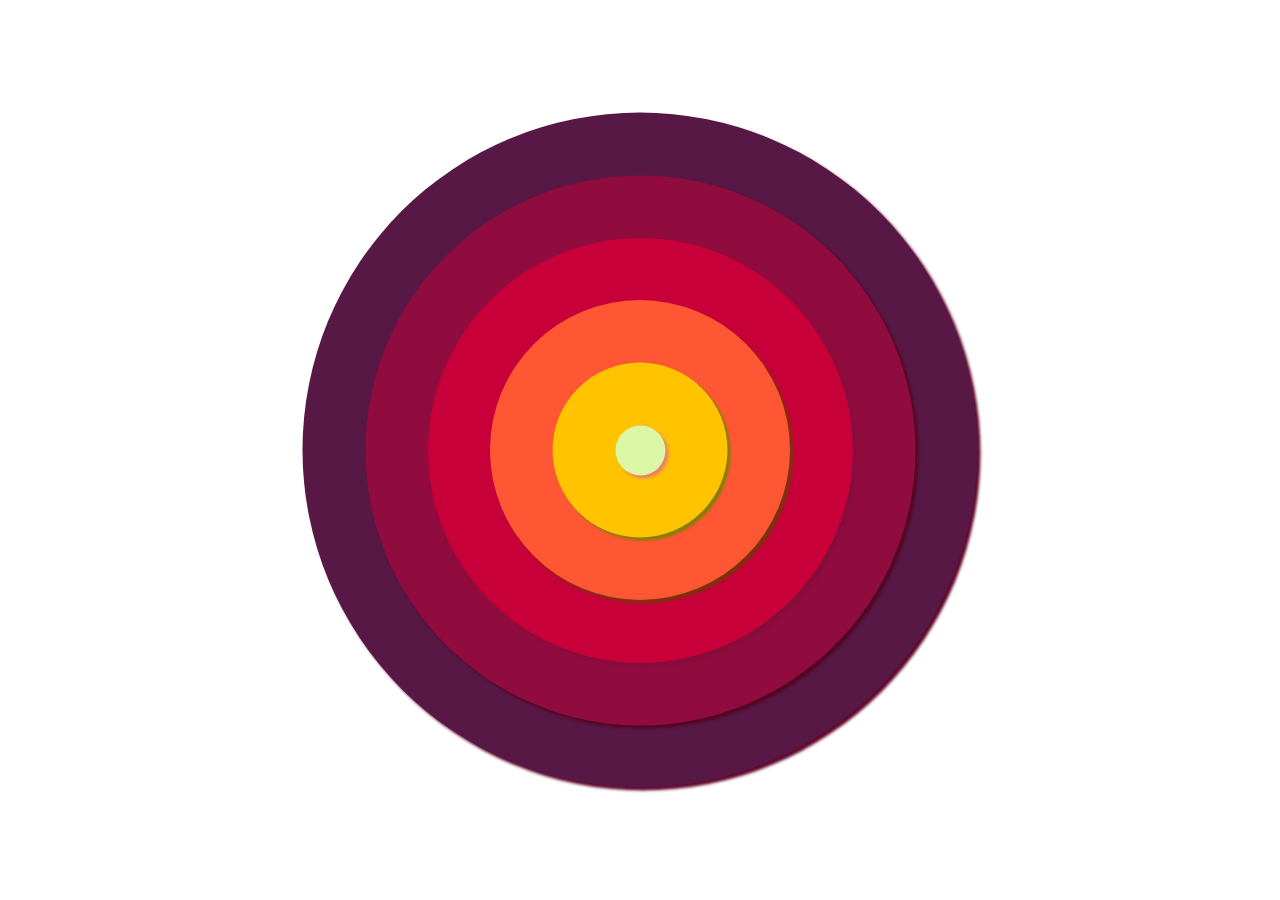
<file: lab2/index.html>
<!DOCTYPE html>
<html>
<head>
	<title>Circles</title>
	<link rel="stylesheet" type="text/css" href="style.css">
</head>
<body>
	<span class="circle6">
		<span class="circle5">
			<span class="circle4">
				<span class="circle3">
					<span class="circle2">
						<span class="circle1"></span>
					</span>
				</span>
			</span>
		</span>
	</span>
</body>
</html>
</file>
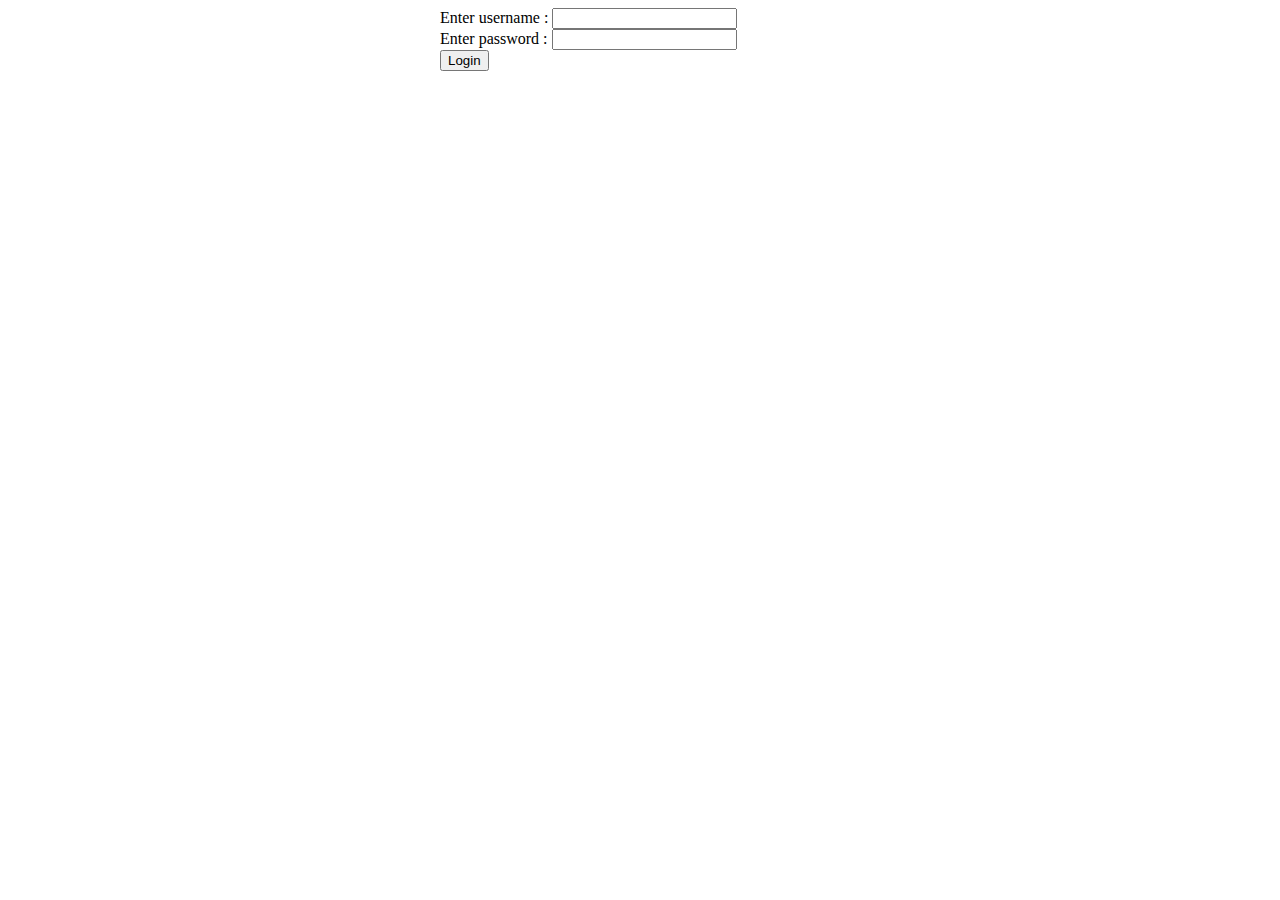
<file: lab jsp/out/artifacts/lab_8_war_exploded/WEB-INF/lib/web/index.html>
<!DOCTYPE html>

<html>
<head>
    <meta charset="UTF-8">
    <title>Insert title here</title>
    <style>
        form {
            margin-left: auto;
            margin-right: auto;
            width: 400px;
        }
    </style>
</head>
<body>
<form action="LoginController" method="post">
    Enter username : <input type="text" name="username"> <BR>
    Enter password : <input type="password" name="password"> <BR>
    <input type="submit" value="Login"/>
</form>
</body></html>
</file>
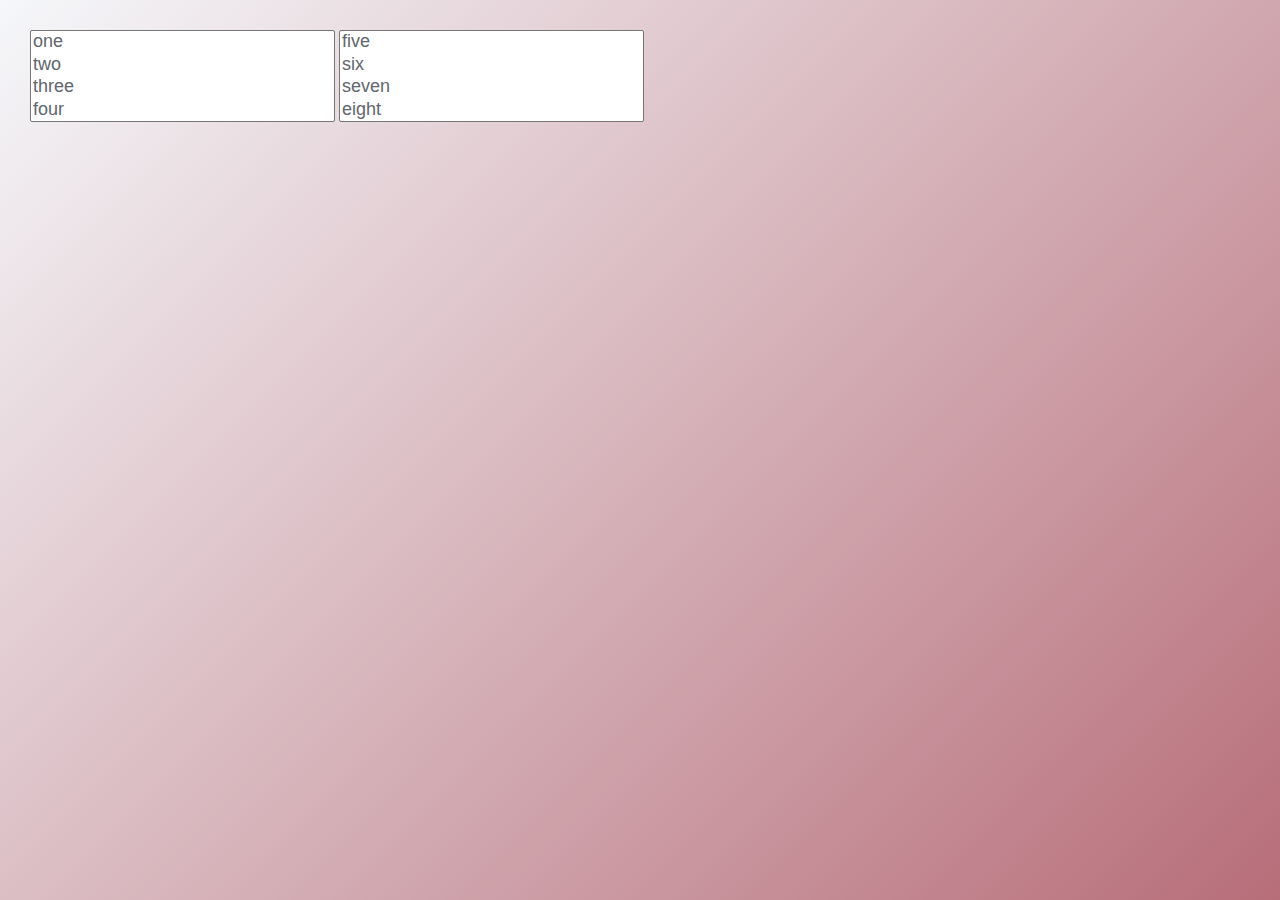
<file: lab js/lab.html>
<!DOCTYPE html>
<html>
<head>
    <title>Javascript</title>
    <link rel="stylesheet" type="text/css" media="screen" href="style.css" />
    <script src="script.js"></script>
</head>
<body>
    <div>
        <select multiple id="select-box1" ondblclick="moveElement(this, 'select-box2')">
            <option>one</option>
            <option>two</option>
            <option>three</option>
            <option>four</option>
        </select>
        <select multiple id="select-box2" ondblclick="moveElement(this, 'select-box1')">
            <option>five</option>
            <option>six</option>
            <option>seven</option>
            <option>eight</option>
        </select>
    </div>
</body>
</html>
</file>
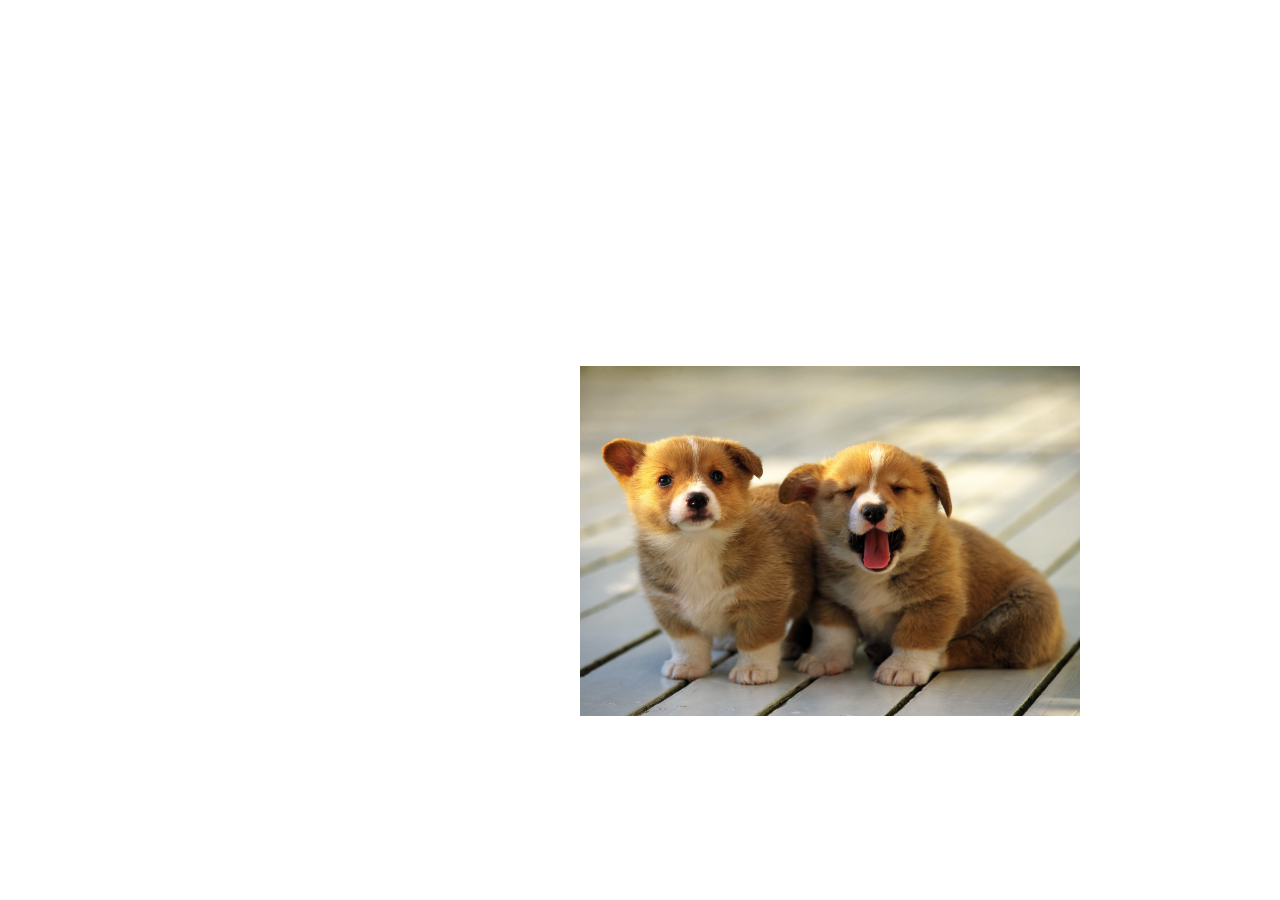
<file: lab2/screen.html>
<!DOCTYPE html>
<html>
<head>
	<title></title>
	<link rel="stylesheet" type="text/css" href="style2.css">
</head>
<body>
	<div class="outer">
		<div class="inner1">
			<figure>
				<img src="image1.jpg" id="photo">
			</figure>
		</div>
		<div class="inner2">
			<figure>
				<img src="image2.jpg" id="photo">
			</figure>
		</div>
		<div class="inner3">
			<figure>
				<img src="image3.jpg" id="photo">
			</figure>
		</div>
		<div class="inner4">
			<figure>
				<img src="image4.jpg" id="photo">
			</figure>
		</div>
	</div>
</body>
</html>
</file>
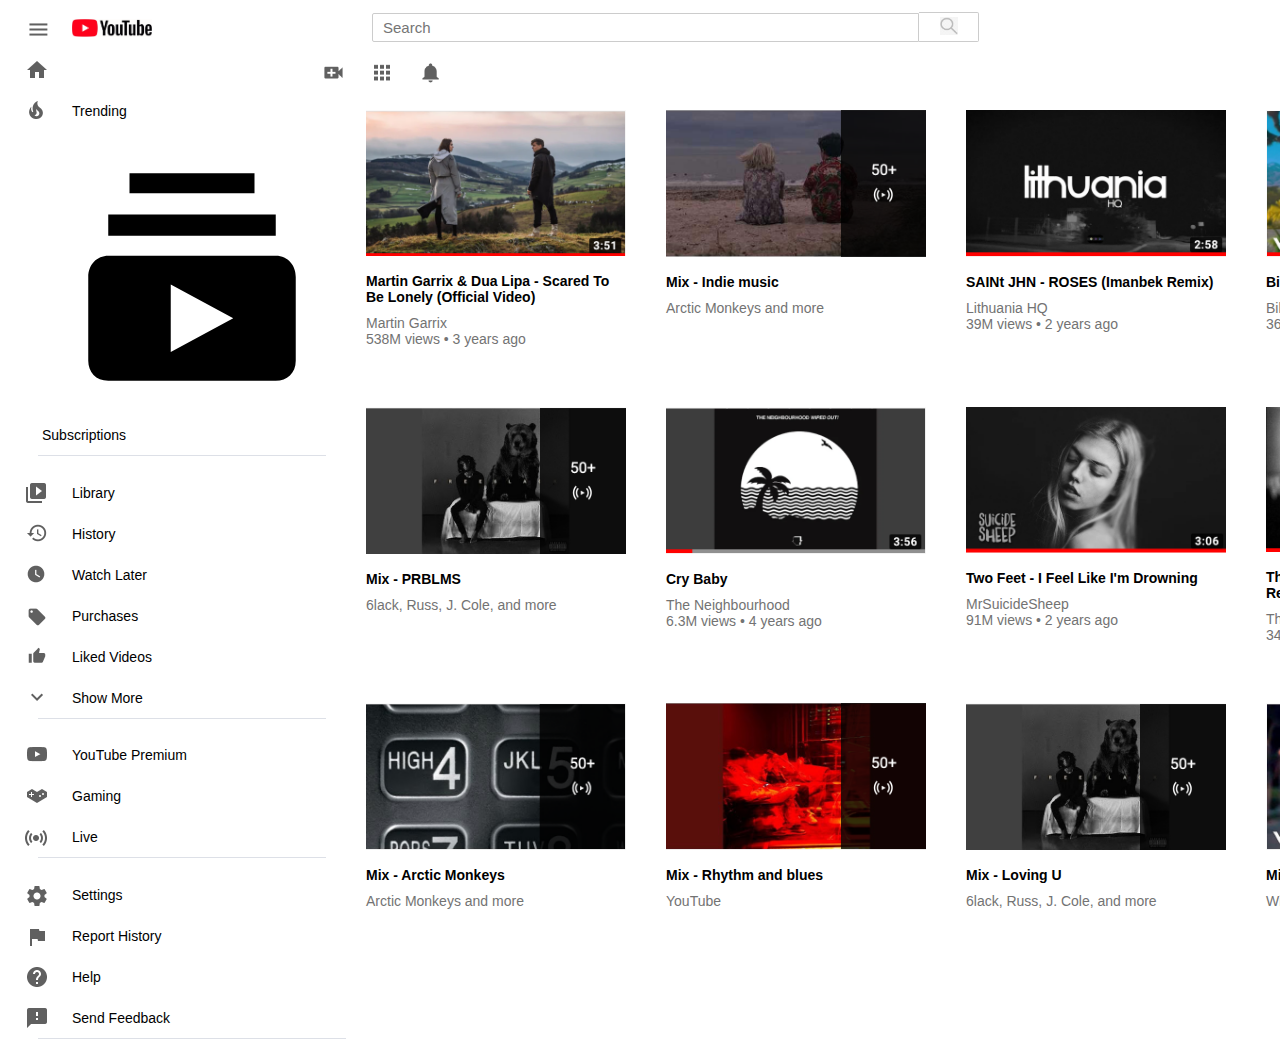
<file: lab3/youtube.html>
<!DOCTYPE html>
<html>
<head>
	<title> YouTube </title>
	<link rel="icon" href="images/icon.jpg" type="image/icon type">
	<link rel="stylesheet" type="text/css" href="style.css">
</head>
<body>
	<div class="navbar">
		<ul>
		<li> <img src="images/burger.png" class="burger"> </li>
		<li> <img src="images/logo.png" class="logo"> </li>
	  	<li> <div class="search">
			  <input type="text" placeholder="Search">
			  <button> <img src="images/search.png"> </button>
			</div>
      	</li>
      	<li> <img src="images/tools.png" class="tools"> </li>
	  	</ul>
	</div>

	<div class="column">

		<div class="side-list">
		    <ul style="list-style-type:none;">
		   		<li><img src="images/home.png">Home</li>
		   		<li><img src="images/trending.png">Trending</li>
		   		<li><svg viewBox="0 0 24 24" preserveAspectRatio="xMidYMid meet" focusable="false" class="style-scope yt-icon" style="pointer-events: none; display: block; width: 100%; height: 100%;"><g class="style-scope yt-icon">
        <path d="M18.7 8.7H5.3V7h13.4v1.7zm-1.7-5H7v1.6h10V3.7zm3.3 8.3v6.7c0 1-.7 1.6-1.6 1.6H5.3c-1 0-1.6-.7-1.6-1.6V12c0-1 .7-1.7 1.6-1.7h13.4c1 0 1.6.8 1.6 1.7zm-5 3.3l-5-2.7V18l5-2.7z" class="style-scope yt-icon"></path>
      </g></svg>Subscriptions</li>
		   		<hr>
		   		<li><img src="images/library.png">Library</li>
		   		<li><img src="images/history.png">History</li>
		   		<li><img src="images/watch_later.png">Watch Later</li>
		   		<li><img src="images/purchases.png">Purchases</li>
		   		<li><img src="images/liked_videos.png">Liked Videos</li>
		   		<li><img src="images/more.png">Show More</li>
		   		<hr>
		   		<li><img src="images/premium.png">YouTube Premium</li>
		   		<li><img src="images/gaming.png">Gaming</li>
		   		<li><img src="images/live.png">Live</li>
		   		<hr>
		   		<li><img src="images/setting.png">Settings</li>
		   		<li><img src="images/report.png">Report History</li>
		   		<li><img src="images/help.png">Help</li>
		   		<li><img src="images/feedback.png">Send Feedback</li>
		   		<hr>
			</ul>
		</div>

		<div class="grid">
			<div class="grid-item">
				<figure>
					<img src="images/item1.png">
					<figcaption class="title">Martin Garrix & Dua Lipa - Scared To Be Lonely (Official Video)</figcaption>
					<figure>
						<figcaption class="subtitle">Martin Garrix<br>538M views • 3 years ago</figcaption>
					</figure>
				</figure>
			</div>
			<div class="grid-item">
				<figure>
					<img src="images/item2.png">
					<figcaption class="title">Mix - Indie music</figcaption>
					<figure>
						<figcaption class="subtitle">Arctic Monkeys and more</figcaption>
					</figure>
				</figure>
			</div>
		    <div class="grid-item">
		    	<figure>
					<img src="images/item3.png">
					<figcaption class="title">SAINt JHN - ROSES (Imanbek Remix)</figcaption>
					<figure>
						<figcaption class="subtitle">Lithuania HQ<br>39M views • 2 years ago</figcaption>
					</figure>
				</figure>
		    </div>
		    <div class="grid-item">
				<figure>
					<img src="images/item11.png">
					<figcaption class="title">Billie Eilish - Bellyache</figcaption>
					<figure>
						<figcaption class="subtitle">Billie Eilish<br>369M views • 3 years ago</figcaption>
					</figure>
				</figure>
			</div>
		    <div class="grid-item">
		    	<figure>
					<img src="images/item4.png">
					<figcaption class="title">Mix - PRBLMS</figcaption>
					<figure>
						<figcaption class="subtitle">6lack, Russ, J. Cole, and more</figcaption>
					</figure>
				</figure>
		    </div>
		    <div class="grid-item">
				<figure>
					<img src="images/item12.png">
					<figcaption class="title">Cry Baby</figcaption>
					<figure>
						<figcaption class="subtitle">The Neighbourhood<br>6.3M views • 4 years ago</figcaption>
					</figure>
				</figure>
			</div>
		    <div class="grid-item">
				<figure>
					<img src="images/item10.png">
					<figcaption class="title">Two Feet - I Feel Like I'm Drowning</figcaption>
					<figure>
						<figcaption class="subtitle">MrSuicideSheep<br>91M views • 2 years ago</figcaption>
					</figure>
				</figure>
			</div>
			<div class="grid-item">
				<figure>
					<img src="images/item8.png">
					<figcaption class="title">The Weeknd - Prisoner ft. Lana Del Rey</figcaption>
					<figure>
						<figcaption class="subtitle">The Weeknd<br>345K views • 4 years ago</figcaption>
					</figure>
				</figure>
			</div>
			<div class="grid-item">
				<figure>
					<img src="images/item7.png">
					<figcaption class="title">Mix - Arctic Monkeys</figcaption>
					<figure>
						<figcaption class="subtitle">Arctic Monkeys and more</figcaption>
					</figure>
				</figure>
			</div>
			<div class="grid-item">
				<figure>
					<img src="images/item5.png">
					<figcaption class="title">Mix - Rhythm and blues</figcaption>
					<figure>
						<figcaption class="subtitle">YouTube</figcaption>
					</figure>
				</figure>
			</div>
			<div class="grid-item">
				<figure>
					<img src="images/item4.png">
					<figcaption class="title">Mix - Loving U</figcaption>
					<figure>
						<figcaption class="subtitle">6lack, Russ, J. Cole, and more</figcaption>
					</figure>
				</figure>
			</div>  
			<div class="grid-item">
				<figure>
					<img src="images/item9.png">
					<figcaption class="title">Mix - The Weeknd</figcaption>
					<figure>
						<figcaption class="subtitle">Wiz Khalifa, Daft Punk, Mustard, and more</figcaption>
					</figure>
				</figure>
			</div>
		</div>
	</div>
</body>
</html>
</file>
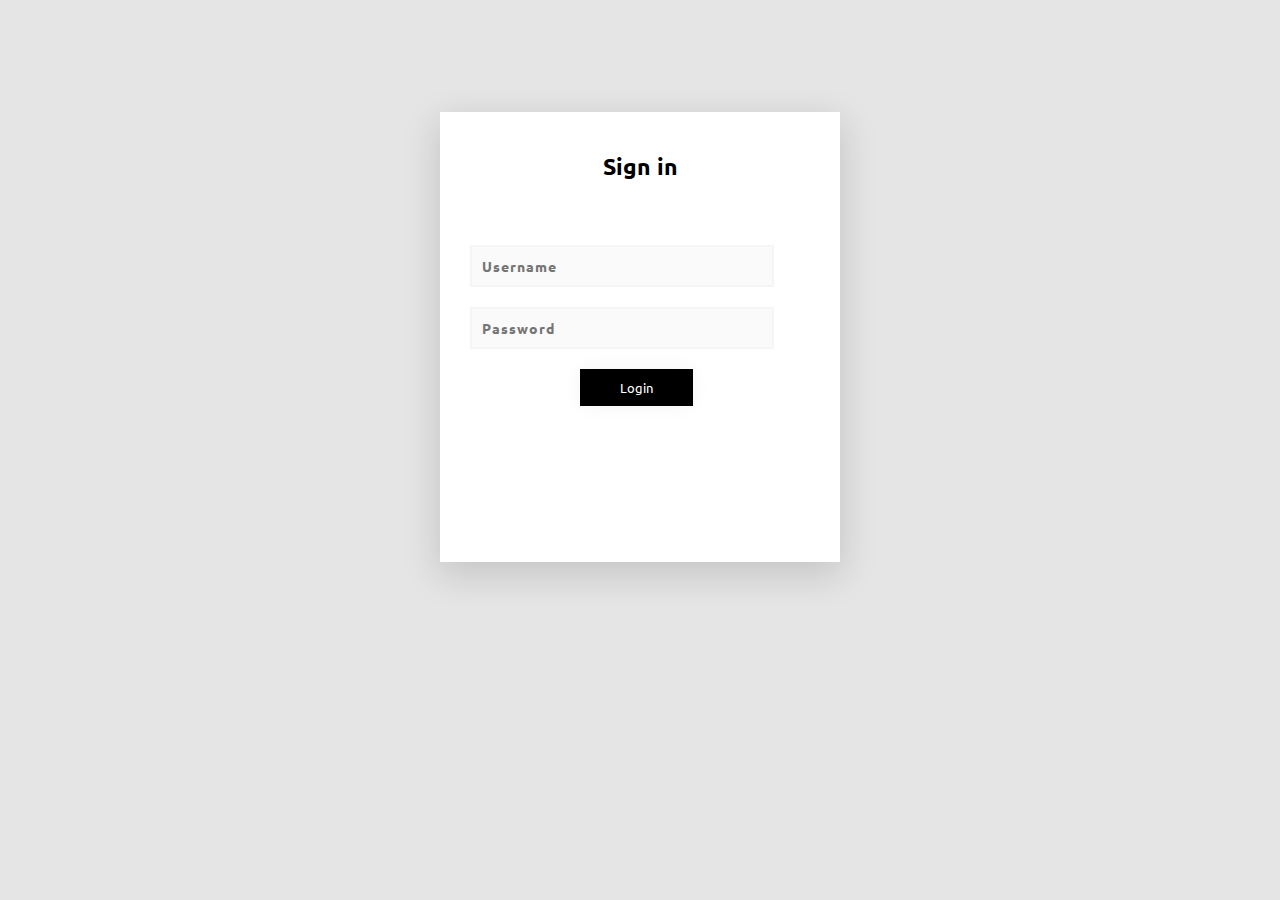
<file: exam/web/login.html>
<!DOCTYPE html>

<html>
<head>
    <meta charset="UTF-8">
    <title>Login page</title>
    <link rel="stylesheet" type="text/css" href="style.css">
    <link href="https://fonts.googleapis.com/css?family=Ubuntu" rel="stylesheet">
</head>
<body>
<div class="main">
    <p class="sign" align="center">Sign in</p>
    <form action="LoginController" method="POST" class="form1">
        <input type="text" id="field" name="username" placeholder="Username">
        <input type="password" id="field" name="password" placeholder="Password">
        <input type="submit" class="submit" value="Login"/>
    </form>
</div>
</body>
</html>
</file>
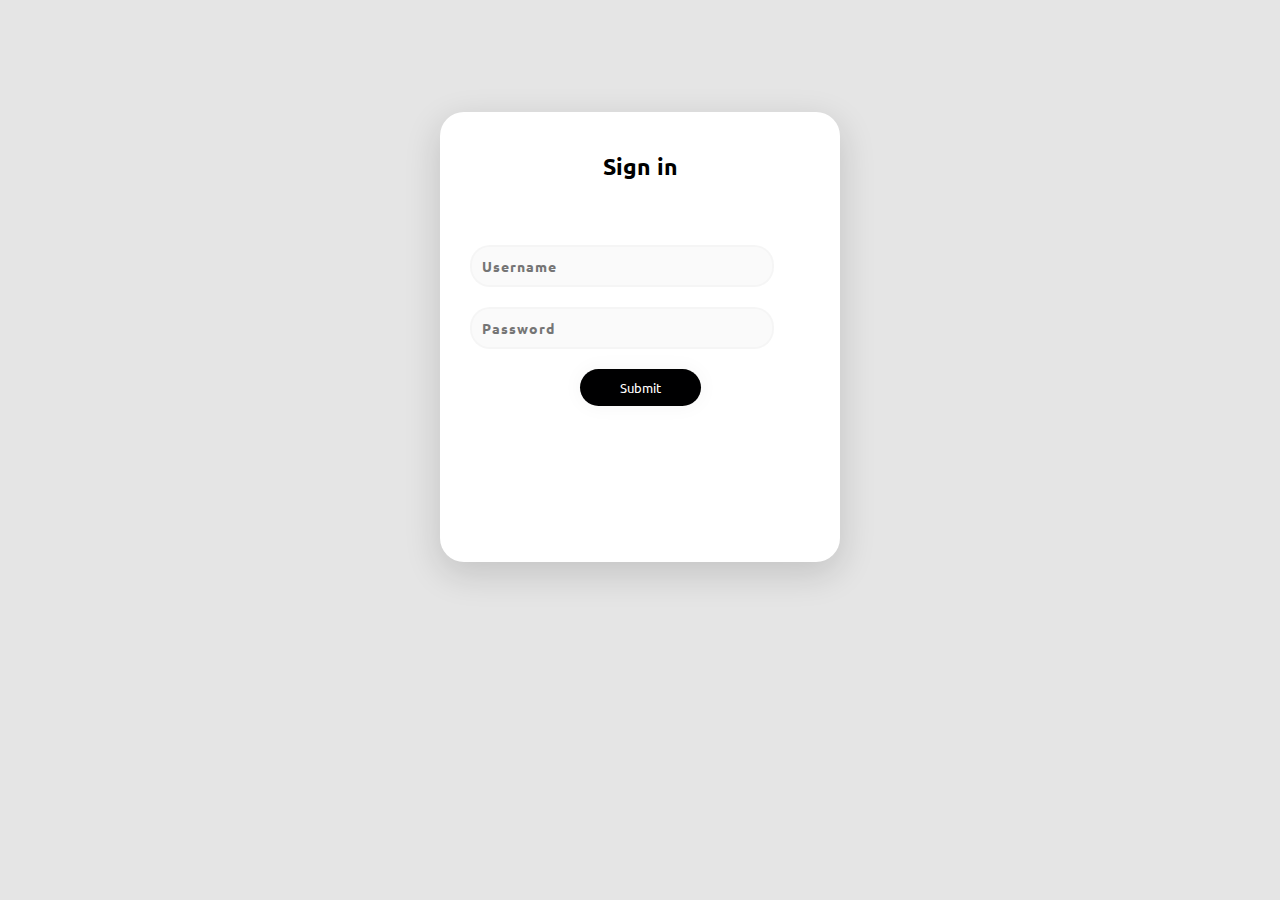
<file: lab php/html/login.html>
<!DOCTYPE html>
<html>
<head>
	<title>Login Page</title>
	<link rel="stylesheet" type="text/css" href="../style.css">
  	<link href="https://fonts.googleapis.com/css?family=Ubuntu" rel="stylesheet">
</head>
<body>
	<div class="main">
		<p class="sign" align="center">Sign in</p>
		<form action="../php/process.php" method="POST" class="form1">
				<input type="text" id="field" name="username" placeholder="Username">
				<input type="password" id="field" name="password" placeholder="Password">
				<input type="submit" class="submit">
		</form>
	</div>
</body>
</html>
</file>
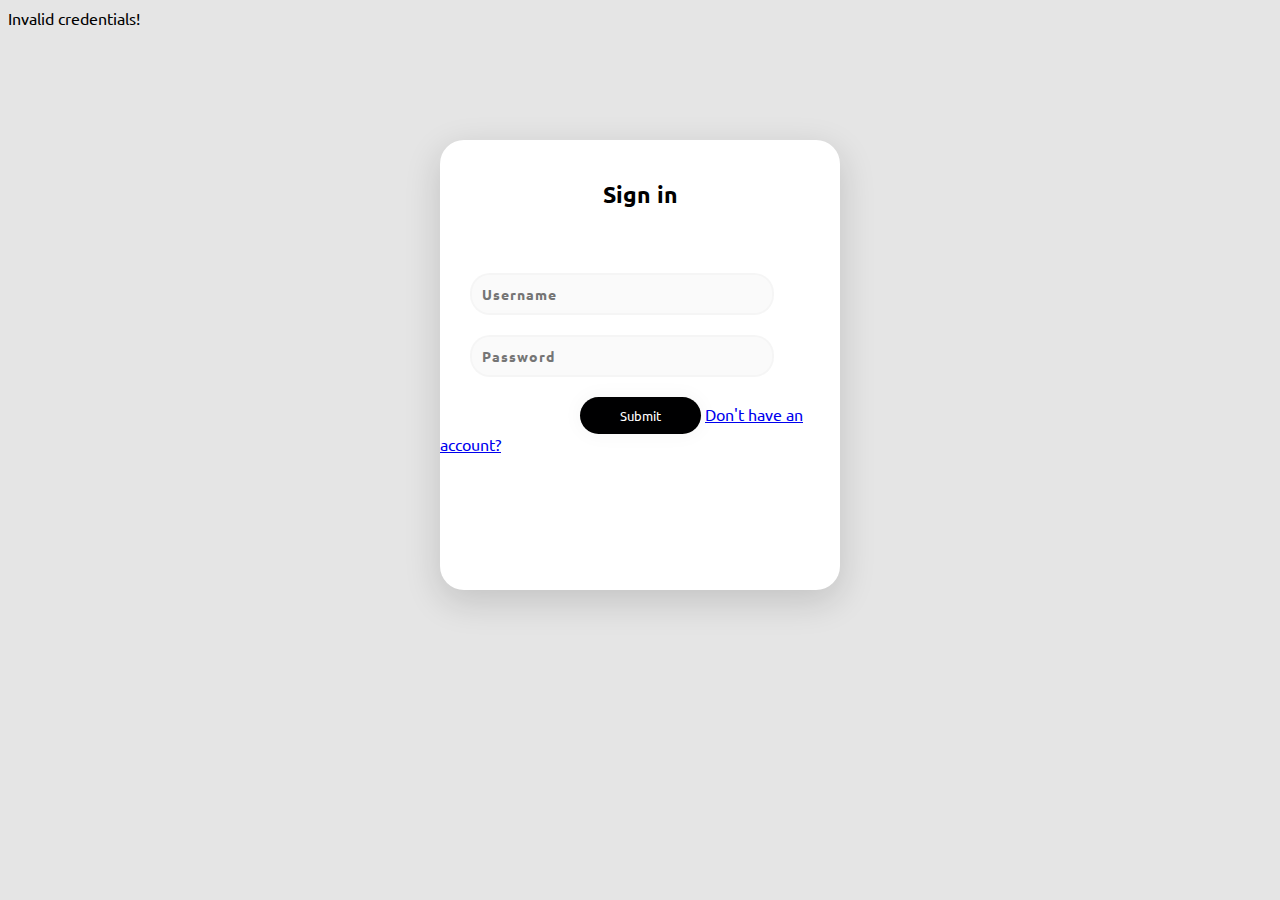
<file: lab .net/frontend/login/login.html>
<!DOCTYPE html>
<html>
<head>
	<title>Login Page</title>
	<link rel="stylesheet" type="text/css" href="style.css">
  	<link href="https://fonts.googleapis.com/css?family=Ubuntu" rel="stylesheet">
  	 <script src="script.js"></script>
</head>
<body>
	<div id="invalid-credentials-alert" class="alert alert-danger" role="alert">
            Invalid credentials!
    </div>
	<div class="main">
		<p class="sign" align="center">Sign in</p>
		<form action="" method="POST" id="login-form" class="form1">
				<input type="text" id="field" name="username" placeholder="Username">
				<input type="password" id="field" name="password" placeholder="Password">
				<input type="submit" id="submit" class="submit">
				<a class="login-link" href="../register/register.html">Don't have an account?</a>
		</form>
	</div>
</body>
</html>
</file>
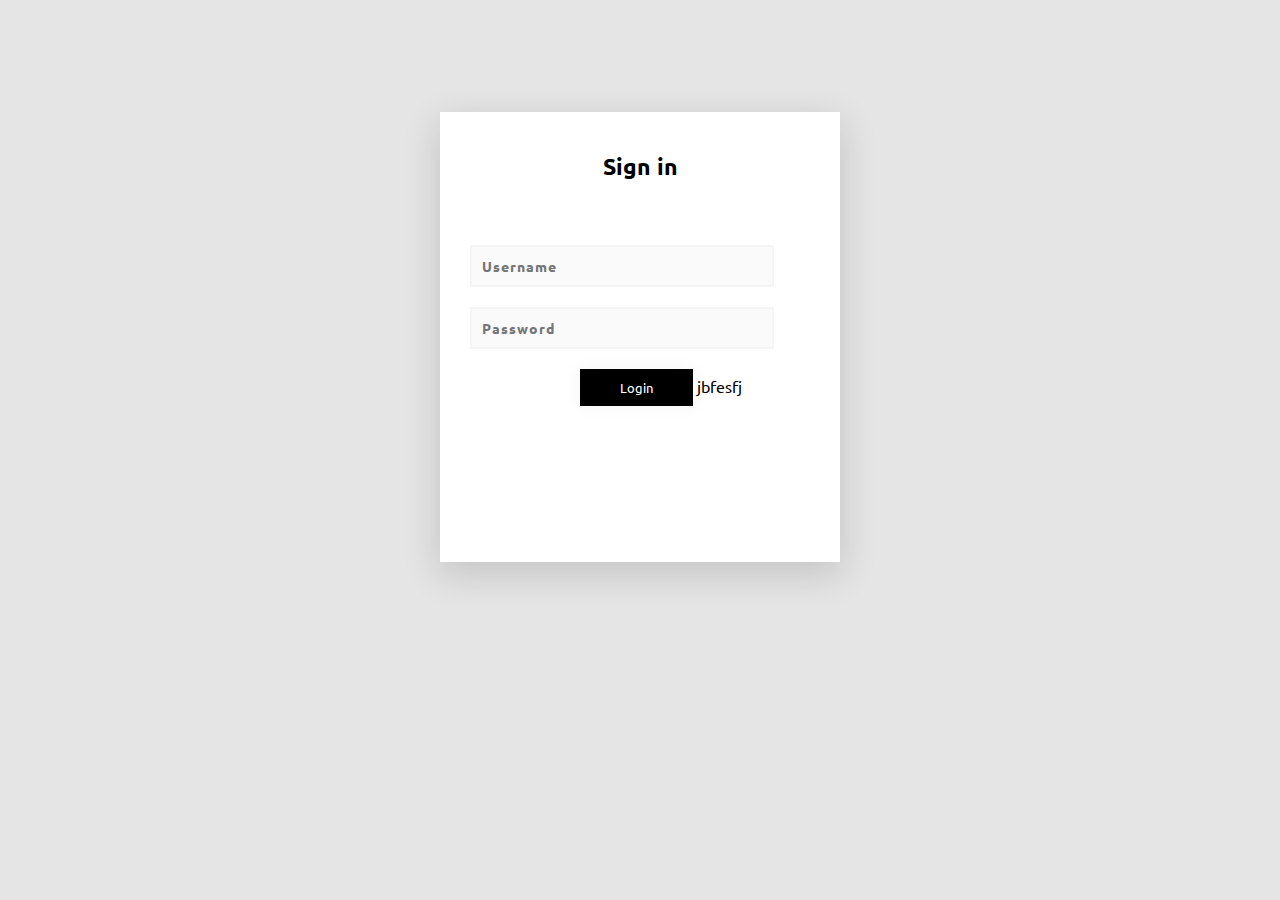
<file: lab jsp/out/artifacts/lab_8_war_exploded/index 2.html>
<!DOCTYPE html>

<html>
<head>
    <meta charset="UTF-8">
    <title>Login page</title>
    <link rel="stylesheet" type="text/css" href="style.css">
    <link href="https://fonts.googleapis.com/css?family=Ubuntu" rel="stylesheet">
</head>
<body>
<div class="main">
    <p class="sign" align="center">Sign in</p>
    <form action="LoginController" method="POST" class="form1">
        <input type="text" id="field" name="username" placeholder="Username">
        <input type="password" id="field" name="password" placeholder="Password">
        <input type="submit" class="submit" value="Login"/>
        jbfesfj
    </form>
</div>
</body>
</html>
</file>
<file: lab2/style.css>
.circle1 {
	height: 50px;
	width: 50px;
  	background-color: #DAF7A6;
  	border-radius: 50%;
  	box-shadow: 3px 3px 3px #e78267;
  	position: absolute;
  	top: 50%;
    left: 50%;
    margin-right: -50%;
    transform: translate(-50%, -50%)
}

.circle2 {
	height: 175px;
	width: 175px;
  	background-color: #FFC300;
  	border-radius: 50%;
  	box-shadow: 3px 3px 3px #808000;
  	position: absolute;
  	top: 50%;
    left: 50%;
    margin-right: -50%;
    transform: translate(-50%, -50%)
}

.circle3 {
	height: 300px;
	width: 300px;
  	background-color: #FF5733;
  	border-radius: 50%;
  	box-shadow: 3px 3px 3px #763609;
  	position: absolute;
  	top: 50%;
    left: 50%;
    margin-right: -50%;
    transform: translate(-50%, -50%)
}

.circle4 {
	height: 425px;
	width: 425px;
  	background-color: #C70039;
  	border-radius: 50%;
  	box-shadow: 3px 3px 3px #830E3A;
  	position: absolute;
  	top: 50%;
    left: 50%;
    margin-right: -50%;
    transform: translate(-50%, -50%)
}

.circle5 {
	height: 550px;
	width: 550px;
  	background-color: #900C3F;
  	border-radius: 50%;
  	box-shadow: 3px 3px 3px #520623;
  	position: absolute;
  	top: 50%;
    left: 50%;
    margin-right: -50%;
    transform: translate(-50%, -50%)
}

.circle6 {
	height: 675px;
	width: 675px;
  	background-color: #581845;
  	border-radius: 50%;
  	box-shadow: 3px 3px 3px #61072A;
  	position: absolute;
  	top: 50%;
    left: 50%;
    margin-right: -50%;
    transform: translate(-50%, -50%)
}
</file>
<file: lab js/style.css>
html,body {
  min-height: 100%;
  margin: 0;
}

body {
  padding: 30px;
  background-image: linear-gradient(135deg, #f5f7fa 0%, #B76E79 100%);
  box-sizing: border-box;
}

div select {
  position: relative;
  width: 25%;
  margin: 0 auto;
  font-family: 'Helvetica Neue', sans-serif;
  font-size: 18px;
  color: #60666d;
  
  }
</file>
<file: lab2/style2.css>
.outer {
	position: absolute;
	top: 50%;
  	left: 50%;
/*  	transform: translate(-50%, -50%);
*/}

.inner1 {
	top: 50%;
    left: 50%;
    position: absolute;
    margin-top: -100px; /* Negative half of height. */
    margin-left: -100px; /* Negative half of width. */
}

.inner2 {
    top: 50%;
    left: 50%;
    position: absolute;
    margin-top: -100px; /* Negative half of height. */
    margin-left: -100px; /* Negative half of width. */
}

.inner3 {
    top: 50%;
    left: 50%;
    position: absolute;
    margin-top: -100px; /* Negative half of height. */
    margin-left: -100px; /* Negative half of width. */
}

.inner4 {
    top: 50%;
    left: 50%;
    position: absolute;
    margin-top: -100px; /* Negative half of height. */
    margin-left: -100px; /* Negative half of width. */
}

#photo {
	width: 500px;
	height: 350px;
}


.outer:hover .inner1 {
	position: absolute;
    top: 0;
    left: 0;
    margin:auto;
}

.outer:hover .inner2 {
	position: absolute;
    bottom: 0;
    left: 0;
    top:auto;
    margin:auto;
}

.outer:hover .inner3 {
    position: absolute;
    bottom: 0;
    right: 0;
    top:auto;
    left:auto;
    margin:auto;
}

.outer:hover .inner4 {
    position: absolute;
    top:0;
    right:0;    
    left:auto;
    margin: auto;
}
</file>
<file: lab3/style.css>
#icon {
	width: 3px;
	height: 1px;
}

.navbar {
	white-space: nowrap;
	margin-top: -7px;
  	background-color: #FFF;
 	position: absolute;
  	top: 0;
  	left: -25px;
}

.navbar li {
  float: left;
  display: inline-block;
  color: #000;
  padding: 10px;
  text-decoration: none;
}

.burger {
	height: 23px;
	width: 27px;
}

.logo {
	width: 80px;
	height: 18px;
}

.search {
	padding-left: 200px;
}

.search input {
  	font-size: 15px;
  	margin-top: -10px;
  	padding: 5px;
  	padding-left: 10px;
  	width: 530px;
  	border: 1px solid grey;
  	border-top-left-radius: 2px;
  	border-bottom-left-radius: 2px;
  	border-color: #cccccc;
}

.search button {
	  margin-top: -7px;
  	float: right;
  	width: 60px;
  	height: 30px;
  	background-color: white;
  	color: #999999;
  	border: 1px solid grey;
  	border-color: #cccccc;
  	border-top-right-radius: 2px;
  	border-bottom-right-radius: 2px;
  	border-left: none;
}

.search button img {
	margin-top: 1px;
	width: 18px;
}

.tools {
	margin-left: 250px;
	height: 22px;
	width: 120px;
}

.side-list {
  	margin-top: -55px;
  	margin-left: -10px;
	float: left;
  	background: #fff;
}

.side-list li {
	padding: 4px;
	font-size: 14px;
	font-family: Roboto, Arial, sans-serif;
	color: #000;
}

.side-list img {
	position: relative;
	width: 30px;
	top: 10px;
	right: 20px;
}

.side-list hr {
	border: none;
    height: 0.5px;
    background-color: #DDE0E7;
}

.grid {
  margin-top: 80px;
  display: grid;
  grid-template-columns: auto auto auto auto;
  background-color: #fff;
}

.grid-item {
  background-color: #fff;
  margin-left: -20px;
  margin-right: -20px;
  font-size: 30px;
  text-align: center;
}

.grid-item figure {
  width: 260px;
}

.grid-item img {
  width: 260px;
  min-height: 100%;
  padding-bottom: 10px;
}

.grid-item .title {
  font-size: 14px;
  font-weight: 600;
  text-align: left;
  width: 100%;
  font-family: Roboto, Arial, sans-serif;
}

.title img {
  width: 10%;
  height: 100%;
}

.grid-item .subtitle {
  margin-top: -20px;
  margin-left: -40px;
  font-size: 14px;
  color: #737373;
  font-weight: normal;
  text-align: left;
  font-family: Roboto, Arial, sans-serif;
}
</file>
<file: exam/web/style.css>
* {
    box-sizing: border-box;
}

a#btn {
    color:white;
    text-decoration:none;
    padding:10px;
    float:right;
    font-size:20px;
    margin-left:auto;
    background-color:#981800;
}

body {
    background-color: #E5E5E5;
    font-family: 'Ubuntu', sans-serif;
}

header {
    padding: 30px;
    text-align: left;
    font-size: 25px;
    background-color: #981800;
    color: white;
}

nav {
    float: left;
    width: 30%;
    padding: 20px;
}

article {
    float: left;
    padding: 20px;
    width: 70%;
}

#topics {
    list-style-type: none;
    margin: 0;
    padding: 0;
    width: 200px;
}

li {
    margin-top: 20px;
}

li a {
    display: block;
    color: #000;
    padding: 8px 16px;
    text-decoration: none;
}

li a:hover {
    background-color: #981800;
    color: white;
}

.main {
    background-color: #FFFFFF;
    width: 400px;
    height: 450px;
    margin: 7em auto;
    box-shadow: 0px 11px 35px 2px rgba(0, 0, 0, 0.14);
}

.delete_form {
    background-color: #FFFFFF;
    width: 400px;
    height: 250px;
    margin: 7em auto;
    box-shadow: 0px 11px 35px 2px rgba(0, 0, 0, 0.14);
}

#updateDiv {
    width:100%;
    height:100%;
    opacity:.85;
    display:none;
    position:fixed;
    background-color:#313131;
    overflow:auto;
}

#updateForm {
    max-width: 500px;
    min-width: 350px;
    min-height: 400px;
    padding:10px 10px 10px 10px;
    margin-left: 400px;
    margin-top: 150px;
    border:2px solid gray;
    font-family: raleway, serif;
    background-color:#fff
}

#newbody {
    width: 76%;
    color: rgb(38, 50, 56);
    font-weight: 700;
    font-size: 14px;
    letter-spacing: 1px;
    background: rgba(136, 126, 126, 0.04);
    padding: 50px 50px 50px 50px;
    outline: none;
    box-sizing: border-box;
    border: 2px solid rgba(0, 0, 0, 0.02);
    margin-bottom: 50px;
    margin-left: 30px;
    text-align: left;
    font-family: 'Ubuntu', sans-serif;
}

#update-form {
    cursor: pointer;
    color: #fff;
    background: #000001;
    border: 0;
    padding: 10px 40px;
    font-family: 'Ubuntu', sans-serif;
    margin-left: 170px;
    text-decoration: none;
    margin-top: 90px;
    font-size: 13px;
    box-shadow: 0 0 20px 1px rgba(0, 0, 0, 0.04);
}

.close {
    color: #aaa;
    float: right;
    font-size: 28px;
    font-weight: bold;
}

.close:hover,
.close:focus {
    color: black;
    text-decoration: none;
    cursor: pointer;
}

.sign {
    padding-top: 40px;
    color: #000000;
    font-family: 'Ubuntu', sans-serif;
    font-weight: bold;
    font-size: 23px;
}

#field {
  width: 76%;
  color: rgb(38, 50, 56);
  font-weight: 700;
  font-size: 14px;
  letter-spacing: 1px;
  background: rgba(136, 126, 126, 0.04);
  padding: 10px 10px;
    outline: none;
  box-sizing: border-box;
  border: 2px solid rgba(0, 0, 0, 0.02);
    margin-left: 30px;
  text-align: left;
  margin-bottom: 20px;
  font-family: 'Ubuntu', sans-serif;
}

form.form1 {
    padding-top: 40px;
}


.un:focus, .pass:focus {
    border: 2px solid rgba(0, 0, 0, 0.18) !important;
    
}

.submit {
  cursor: pointer;
  color: #fff;
  background: #000001;
  border: 0;
    padding: 10px 40px;
    font-family: 'Ubuntu', sans-serif;
  margin-left: 35%;
  font-size: 13px;
  box-shadow: 0 0 20px 1px rgba(0, 0, 0, 0.04);
}

#update {
    cursor: pointer;
    color: #fff;
    background: #000001;
    border: 0;
    padding: 10px 40px;
    font-family: 'Ubuntu', sans-serif;
    margin-left: 35%;
    font-size: 13px;
    box-shadow: 0 0 20px 1px rgba(0, 0, 0, 0.04);
}

#delete {
    cursor: pointer;
    color: #fff;
    background: #000001;
    border: 0;
    padding: 10px 40px;
    font-family: 'Ubuntu', sans-serif;
    margin-left: 55%;
    margin-top: -35px;
    font-size: 13px;
    box-shadow: 0 0 20px 1px rgba(0, 0, 0, 0.04);
}

.submit {
    cursor: pointer;
    color: #fff;
    background: #000001;
    border: 0;
    padding: 10px 40px;
    font-family: 'Ubuntu', sans-serif;
    margin-left: 35%;
    font-size: 13px;
    box-shadow: 0 0 20px 1px rgba(0, 0, 0, 0.04);
}
</file>
<file: lab php/style.css>
body {
        background-color: #E5E5E5;
        font-family: 'Ubuntu', sans-serif;
}

.main {
    background-color: #FFFFFF;
    width: 400px;
    height: 450px;
    margin: 7em auto;
    border-radius: 1.5em;
    box-shadow: 0px 11px 35px 2px rgba(0, 0, 0, 0.14);
}

.delete_form {
    background-color: #FFFFFF;
    width: 400px;
    height: 250px;
    margin: 7em auto;
    border-radius: 1.5em;
    box-shadow: 0px 11px 35px 2px rgba(0, 0, 0, 0.14);
}

.sign {
    padding-top: 40px;
    color: #000;
    font-family: 'Ubuntu', sans-serif;
    font-weight: bold;
    font-size: 23px;
}

#field {
  width: 76%;
  color: rgb(38, 50, 56);
  font-weight: 700;
  font-size: 14px;
  letter-spacing: 1px;
  background: rgba(136, 126, 126, 0.04);
  padding: 10px 10px;
  border: 1px solid grey;
  border-radius: 20px;
  outline: none;
  box-sizing: border-box;
  border: 2px solid rgba(0, 0, 0, 0.02);
  margin-bottom: 50px;
  margin-left: 30px;
  text-align: left;
  margin-bottom: 20px;
  font-family: 'Ubuntu', sans-serif;
}

form.form1 {
    padding-top: 40px;
}


.un:focus, .pass:focus {
    border: 2px solid rgba(0, 0, 0, 0.18) !important;
    
}

.submit {
  cursor: pointer;
  border-radius: 5em;
  color: #fff;
  background: #000001;
  border: 0;
  padding-left: 40px;
  padding-right: 40px;
  padding-bottom: 10px;
  padding-top: 10px;
  font-family: 'Ubuntu', sans-serif;
  margin-left: 35%;
  font-size: 13px;
  box-shadow: 0 0 20px 1px rgba(0, 0, 0, 0.04);
}
</file>
<file: lab .net/frontend/login/style.css>
body {
        background-color: #E5E5E5;
        font-family: 'Ubuntu', sans-serif;
}

.main {
    background-color: #FFFFFF;
    width: 400px;
    height: 450px;
    margin: 7em auto;
    border-radius: 1.5em;
    box-shadow: 0px 11px 35px 2px rgba(0, 0, 0, 0.14);
}

.delete_form {
    background-color: #FFFFFF;
    width: 400px;
    height: 250px;
    margin: 7em auto;
    border-radius: 1.5em;
    box-shadow: 0px 11px 35px 2px rgba(0, 0, 0, 0.14);
}

.sign {
    padding-top: 40px;
    color: #000;
    font-family: 'Ubuntu', sans-serif;
    font-weight: bold;
    font-size: 23px;
}

#field {
  width: 76%;
  color: rgb(38, 50, 56);
  font-weight: 700;
  font-size: 14px;
  letter-spacing: 1px;
  background: rgba(136, 126, 126, 0.04);
  padding: 10px 10px;
  border: 1px solid grey;
  border-radius: 20px;
  outline: none;
  box-sizing: border-box;
  border: 2px solid rgba(0, 0, 0, 0.02);
  margin-bottom: 50px;
  margin-left: 30px;
  text-align: left;
  margin-bottom: 20px;
  font-family: 'Ubuntu', sans-serif;
}

form.form1 {
    padding-top: 40px;
}


.un:focus, .pass:focus {
    border: 2px solid rgba(0, 0, 0, 0.18) !important;
    
}

.submit {
  cursor: pointer;
  border-radius: 5em;
  color: #fff;
  background: #000001;
  border: 0;
  padding-left: 40px;
  padding-right: 40px;
  padding-bottom: 10px;
  padding-top: 10px;
  font-family: 'Ubuntu', sans-serif;
  margin-left: 35%;
  font-size: 13px;
  box-shadow: 0 0 20px 1px rgba(0, 0, 0, 0.04);
}
</file>
<file: lab jsp/out/artifacts/lab_8_war_exploded/style.css>
* {
    box-sizing: border-box;
}

a#btn {
    color:white;
    text-decoration:none;
    padding:10px;
    float:right;
    font-size:20px;
    margin-left:auto;
    background-color:#981800;
}

body {
    background-color: #E5E5E5;
    font-family: 'Ubuntu', sans-serif;
}

header {
    padding: 30px;
    text-align: left;
    font-size: 25px;
    background-color: #981800;
    color: white;
}

nav {
    float: left;
    width: 30%;
    padding: 20px;
}

article {
    float: left;
    padding: 20px;
    width: 70%;
}

#topics {
    list-style-type: none;
    margin: 0;
    padding: 0;
    width: 200px;
}

li {
    margin-top: 20px;
}

li a {
    display: block;
    color: #000;
    padding: 8px 16px;
    text-decoration: none;
}

li a:hover {
    background-color: #981800;
    color: white;
}

.main {
    background-color: #FFFFFF;
    width: 400px;
    height: 450px;
    margin: 7em auto;
    box-shadow: 0px 11px 35px 2px rgba(0, 0, 0, 0.14);
}

.delete_form {
    background-color: #FFFFFF;
    width: 400px;
    height: 250px;
    margin: 7em auto;
    box-shadow: 0px 11px 35px 2px rgba(0, 0, 0, 0.14);
}

#updateDiv {
    width:100%;
    height:100%;
    opacity:.85;
    display:none;
    position:fixed;
    background-color:#313131;
    overflow:auto;
}

#updateForm {
    max-width: 500px;
    min-width: 350px;
    min-height: 400px;
    padding:10px 10px 10px 10px;
    margin-left: 400px;
    margin-top: 150px;
    border:2px solid gray;
    font-family: raleway, serif;
    background-color:#fff
}

#newbody {
    width: 76%;
    color: rgb(38, 50, 56);
    font-weight: 700;
    font-size: 14px;
    letter-spacing: 1px;
    background: rgba(136, 126, 126, 0.04);
    padding: 50px 50px 50px 50px;
    outline: none;
    box-sizing: border-box;
    border: 2px solid rgba(0, 0, 0, 0.02);
    margin-bottom: 50px;
    margin-left: 30px;
    text-align: left;
    font-family: 'Ubuntu', sans-serif;
}

#update-form {
    cursor: pointer;
    color: #fff;
    background: #000001;
    border: 0;
    padding: 10px 40px;
    font-family: 'Ubuntu', sans-serif;
    margin-left: 170px;
    text-decoration: none;
    margin-top: 90px;
    font-size: 13px;
    box-shadow: 0 0 20px 1px rgba(0, 0, 0, 0.04);
}

.close {
    color: #aaa;
    float: right;
    font-size: 28px;
    font-weight: bold;
}

.close:hover,
.close:focus {
    color: black;
    text-decoration: none;
    cursor: pointer;
}

.sign {
    padding-top: 40px;
    color: #000000;
    font-family: 'Ubuntu', sans-serif;
    font-weight: bold;
    font-size: 23px;
}

#field {
  width: 76%;
  color: rgb(38, 50, 56);
  font-weight: 700;
  font-size: 14px;
  letter-spacing: 1px;
  background: rgba(136, 126, 126, 0.04);
  padding: 10px 10px;
    outline: none;
  box-sizing: border-box;
  border: 2px solid rgba(0, 0, 0, 0.02);
    margin-left: 30px;
  text-align: left;
  margin-bottom: 20px;
  font-family: 'Ubuntu', sans-serif;
}

form.form1 {
    padding-top: 40px;
}


.un:focus, .pass:focus {
    border: 2px solid rgba(0, 0, 0, 0.18) !important;
    
}

.submit {
  cursor: pointer;
  color: #fff;
  background: #000001;
  border: 0;
    padding: 10px 40px;
    font-family: 'Ubuntu', sans-serif;
  margin-left: 35%;
  font-size: 13px;
  box-shadow: 0 0 20px 1px rgba(0, 0, 0, 0.04);
}

#update {
    cursor: pointer;
    color: #fff;
    background: #000001;
    border: 0;
    padding: 10px 40px;
    font-family: 'Ubuntu', sans-serif;
    margin-left: 35%;
    font-size: 13px;
    box-shadow: 0 0 20px 1px rgba(0, 0, 0, 0.04);
}

#delete {
    cursor: pointer;
    color: #fff;
    background: #000001;
    border: 0;
    padding: 10px 40px;
    font-family: 'Ubuntu', sans-serif;
    margin-left: 55%;
    margin-top: -35px;
    font-size: 13px;
    box-shadow: 0 0 20px 1px rgba(0, 0, 0, 0.04);
}

.submit {
    cursor: pointer;
    color: #fff;
    background: #000001;
    border: 0;
    padding: 10px 40px;
    font-family: 'Ubuntu', sans-serif;
    margin-left: 35%;
    font-size: 13px;
    box-shadow: 0 0 20px 1px rgba(0, 0, 0, 0.04);
}
</file>
